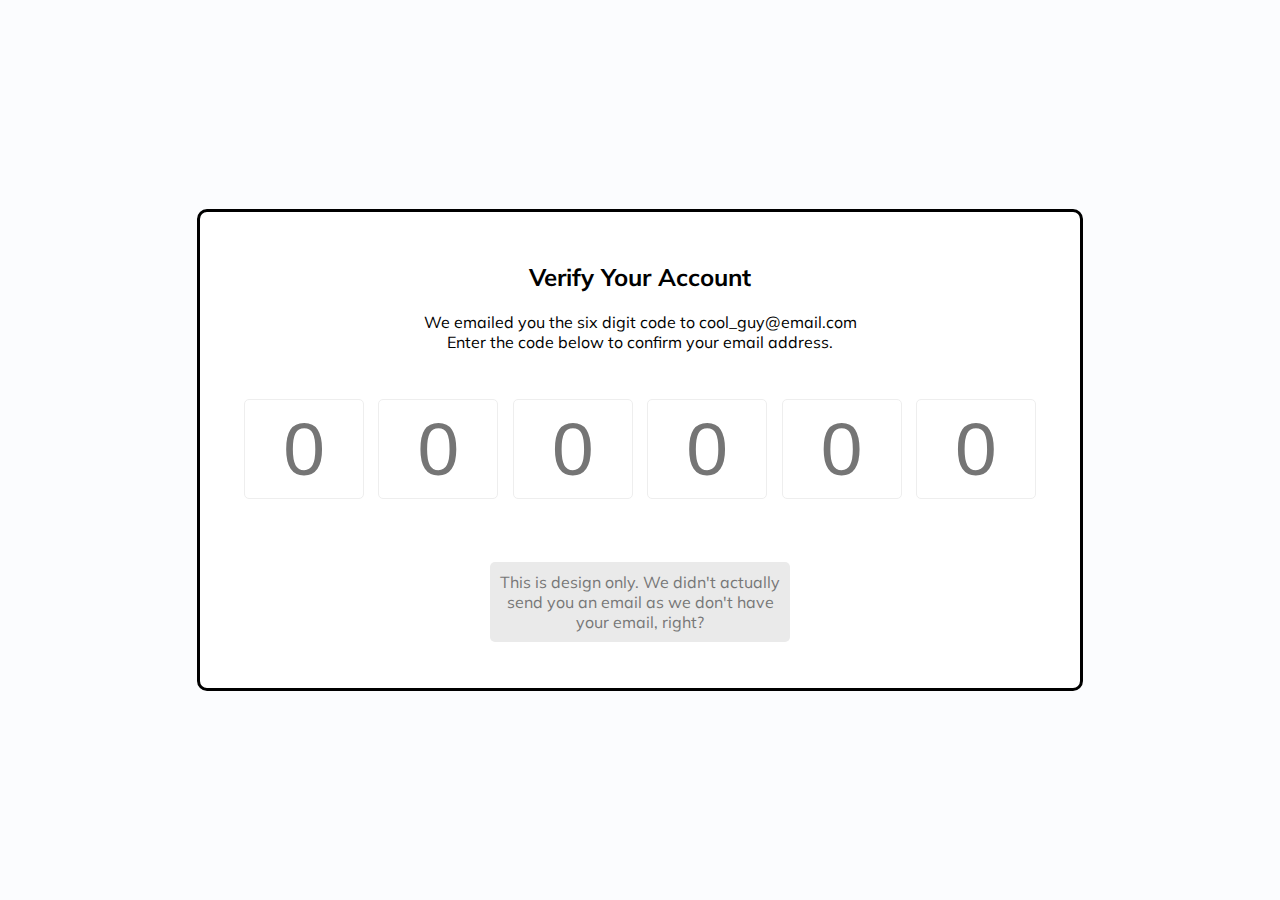
<file: index.html>
<!DOCTYPE html>
<html>
    <head>
        <meta charset="UTF-8" />
        <meta name="veiwport" content="width=device-width, initial-scale=1.0" />
        <link rel="stylesheet" href="style.css" />
        <title>Verify Account</title>
    </head>
    <body>
        <div class="container">
            <h2>Verify Your Account</h2>
            <p>We emailed you the six digit code to cool_guy@email.com <br>
                 Enter the code below to confirm your email address.</p>
                <div class="code-container">
                    <input type="number" class="code" 
                    placeholder="0" min="0" max="9" required>
                    <input type="number" class="code" 
                    placeholder="0" min="0" max="9" required>
                    <input type="number" class="code" 
                    placeholder="0" min="0" max="9" required>
                    <input type="number" class="code" 
                    placeholder="0" min="0" max="9" required>
                    <input type="number" class="code" 
                    placeholder="0" min="0" max="9" required>
                    <input type="number" class="code" 
                    placeholder="0" min="0" max="9" required> 
                </div>

                <p class="info">
                    This is design only. We didn't actually send you an 
                    email as we don't have your email, right?
                </p>
        </div>
    </body>
</html>
</file>
<file: style.css>
@import url('https://fonts.googleapis.com/css?family=Muli:300,700&display=swap');

* {
    box-sizing: border-box;
}

body {
    font-family: 'Muli', sans-serif;
    background-color: #fbfcfe;
    display: flex;
    align-items: center;
    justify-content: center;
    height: 100vh;
    overflow: hidden;
    margin: 0;
}

.container {
    background-color: #fff;
    border: 3px #000 solid;
    border-radius: 10px;
    padding: 30px;
    max-width: 1000px ;
    text-align: center;
}

.code-container {
    display: flex;
    align-items: center;
    justify-content: center;
    margin: 40px 0;
    margin-left: 50px;
    margin-right: 50px;
}

.code {
    border-radius: 5px;
    font-size: 75px;
    height: 100px;
    width: 120px;
    border: 1px solid #eee;
    margin: 1%; 
    text-align: center;
    font-weight: 300;
}

.code::-webkit-outer-spin-button,
.code::-webkit-inner-spin-button {
    -webkit-appearance: none;
}

.code:valid {
    border-color: #3498db;
    box-shadow: 0 10px 10px -5px rgba(0, 0, 0, 0.25);
}

.info {
    background-color: #eaeaea;
    display: inline-block;
    padding: 10px;
    line-height: 20px;
    max-width: 300px;
    color: #777;
    border-radius: 5px;
</file>
